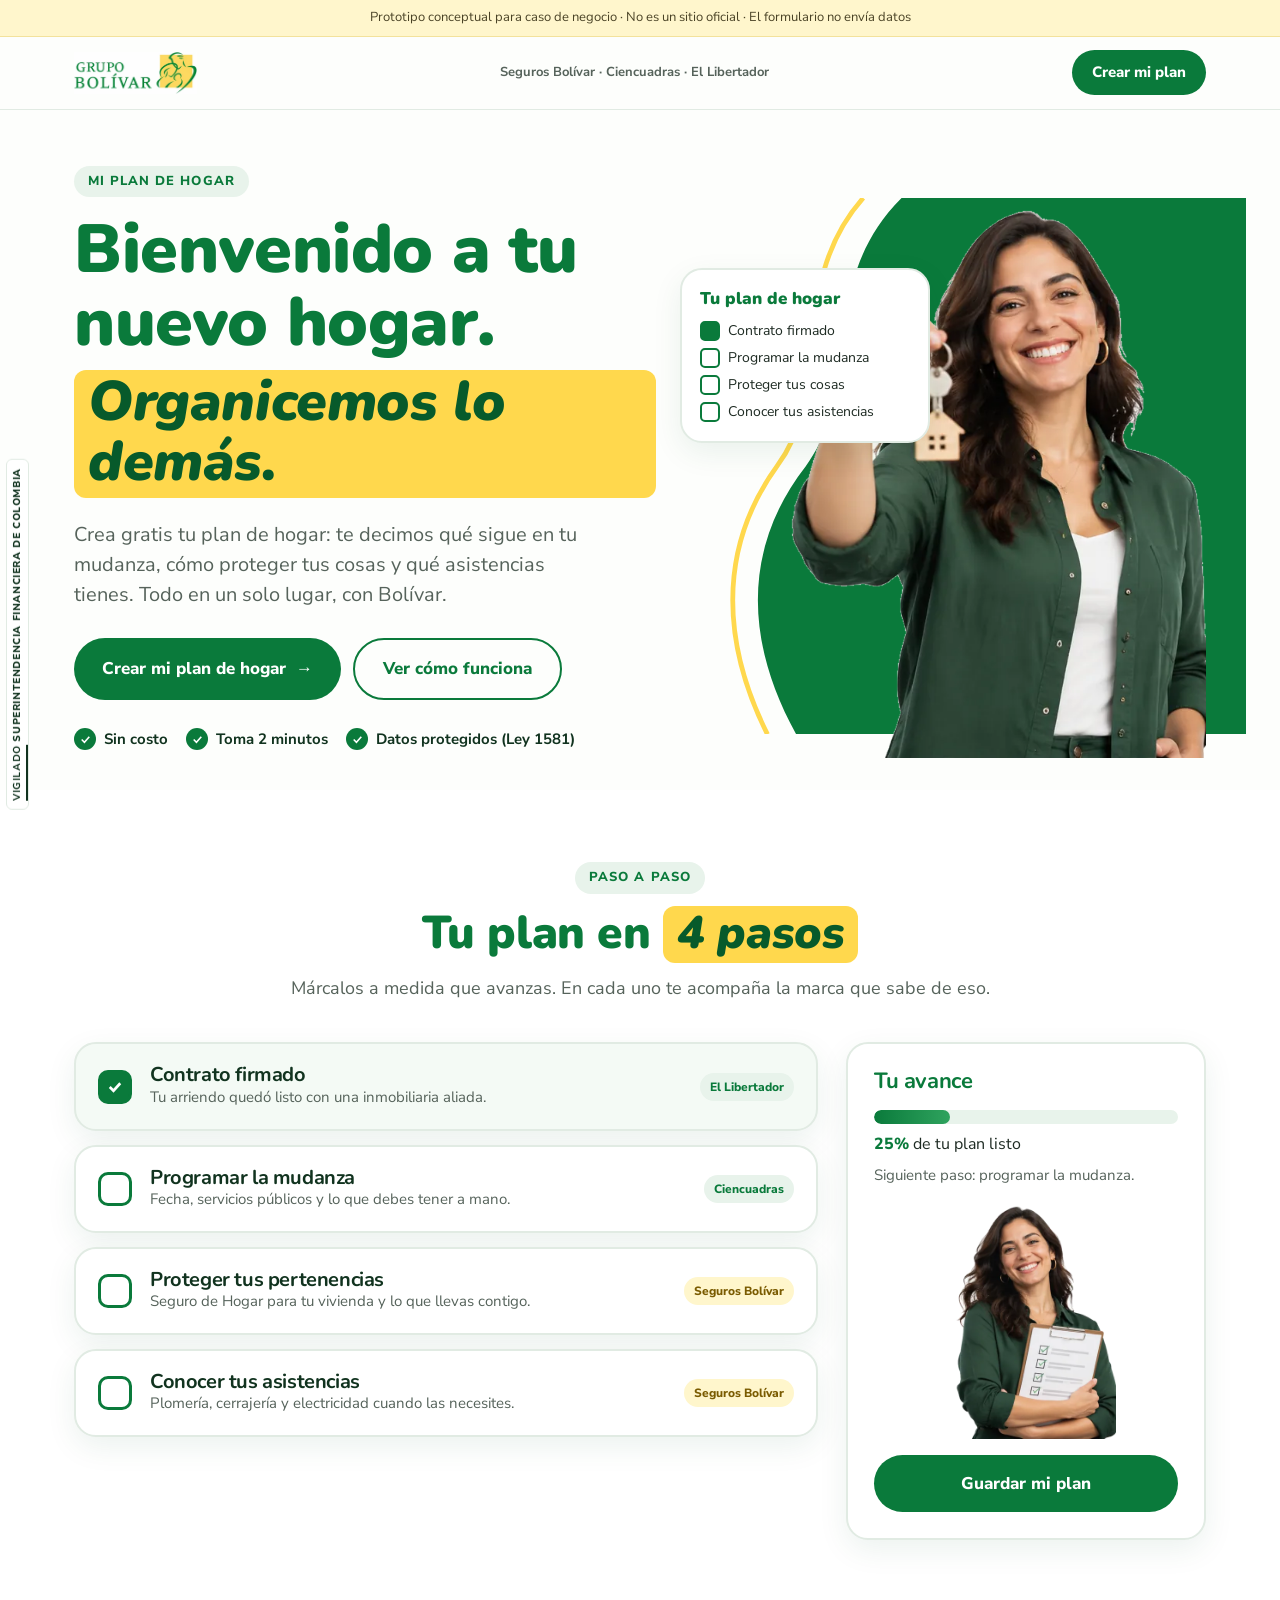
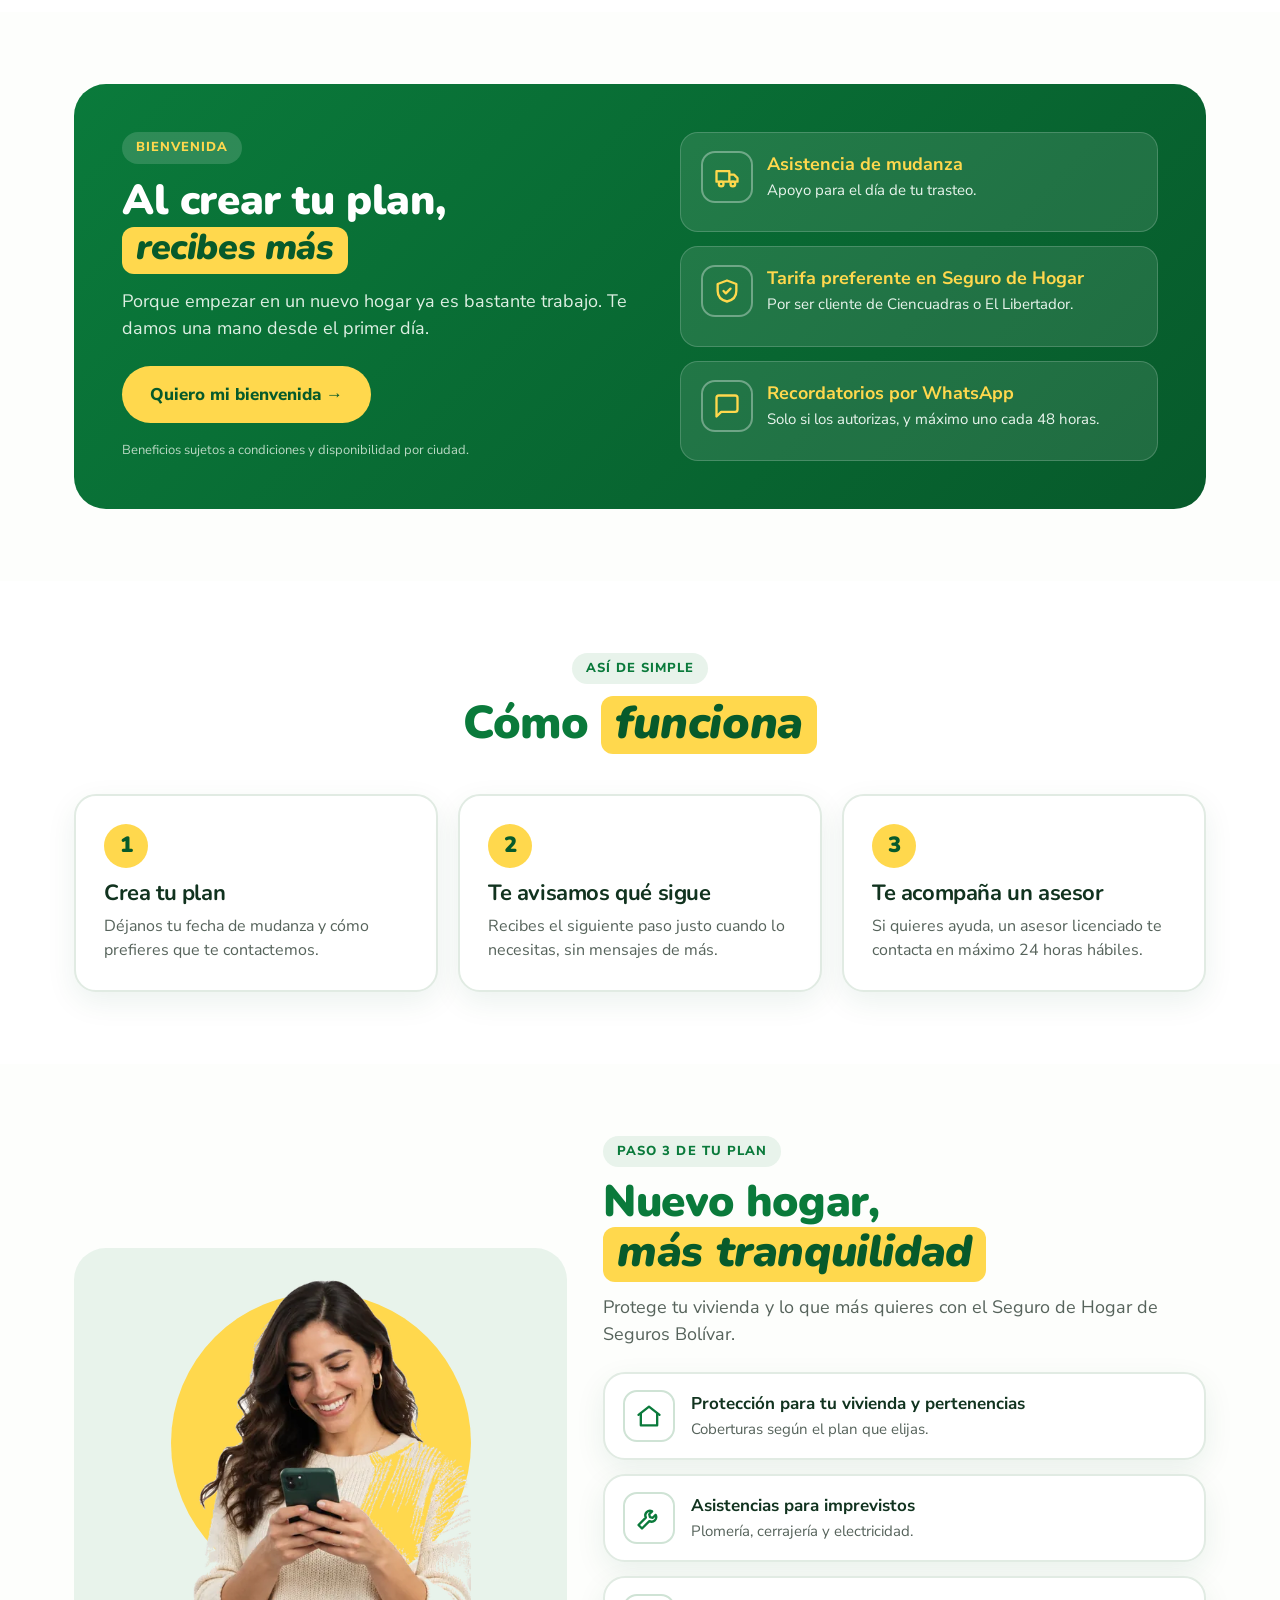
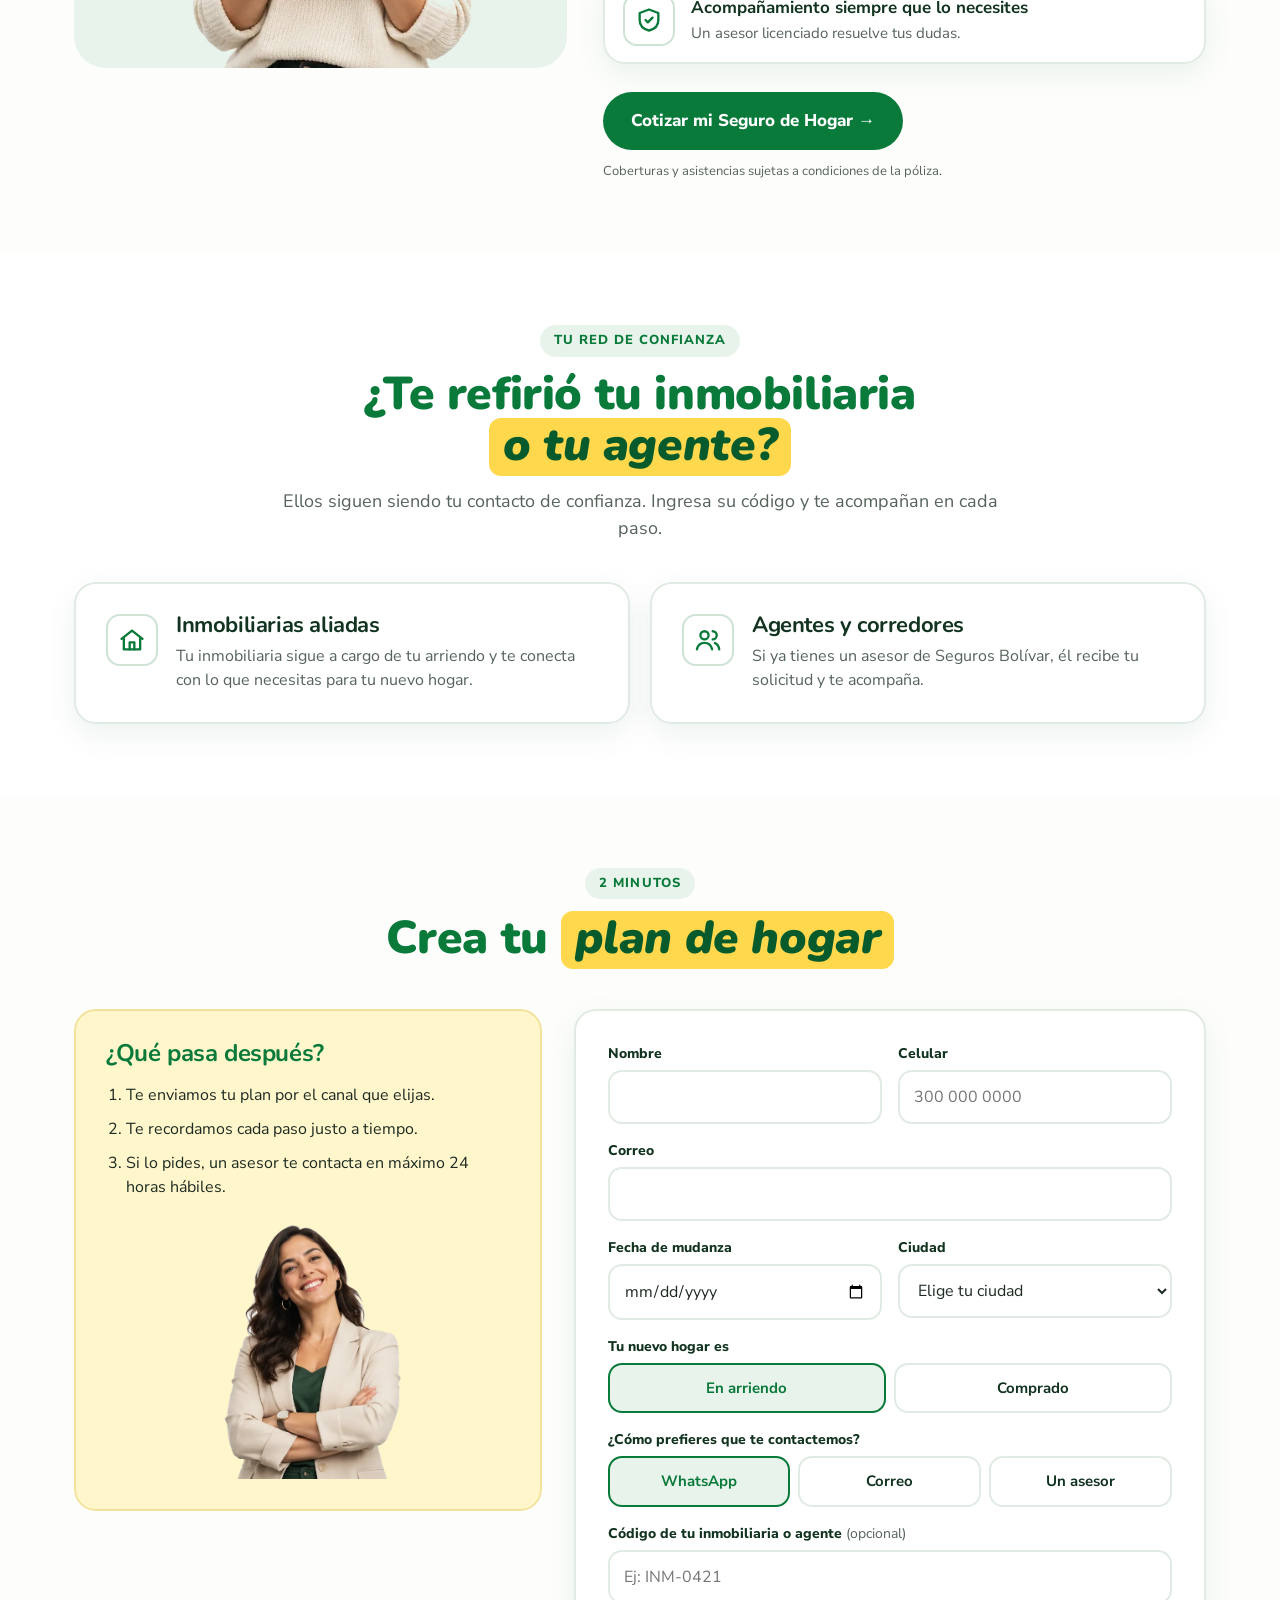
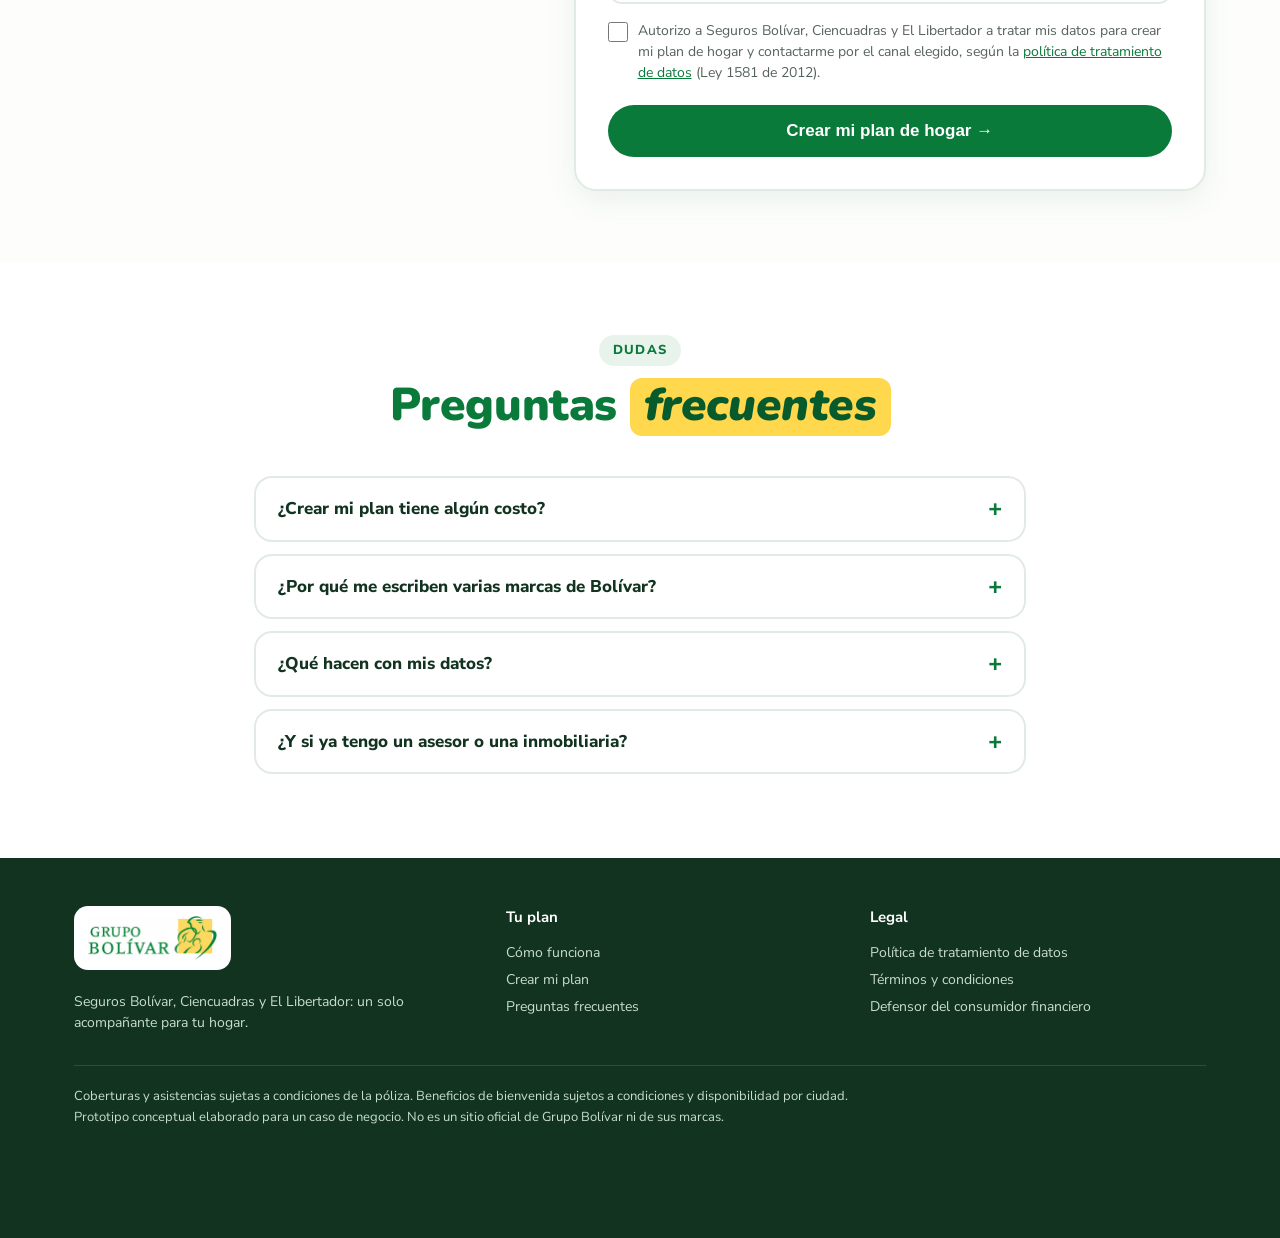
<file: assets/web/bolivar/mi-plan-de-hogar.html>
<!DOCTYPE html>
<html lang="es-CO">
<head>
<meta name="robots" content="noindex, nofollow">
<meta charset="utf-8">
<meta name="viewport" content="width=device-width, initial-scale=1">
<title>Mi Plan de Hogar · Bolívar te acompaña en tu nuevo hogar</title>
<meta name="description" content="Crea gratis tu plan de hogar: organiza tu mudanza, protege tus pertenencias y conoce tus asistencias, con Seguros Bolívar, Ciencuadras y El Libertador.">
<link rel="preconnect" href="https://fonts.googleapis.com">
<link rel="preconnect" href="https://fonts.gstatic.com" crossorigin>
<link href="https://fonts.googleapis.com/css2?family=Nunito:ital,wght@0,700..900;1,800..900&family=Nunito+Sans:wght@400;600;700;800&display=swap" rel="stylesheet">
<style>
:root{--g:#0A7A3B;--gd:#075A2B;--gt:#11331F;--mint:#E8F3EB;--y:#FFD84D;--yl:#FFF6CC;--bg:#FDFEFC;--tx:#1E2B23;--mu:#56635B;--ln:#E1EBE3;--r:22px;--sh:0 10px 30px rgba(10,90,45,.08)}
*{box-sizing:border-box;margin:0;padding:0}
html{scroll-behavior:smooth}
body{font-family:'Nunito Sans',Arial,sans-serif;color:var(--tx);background:var(--bg);line-height:1.5;-webkit-font-smoothing:antialiased}
h1,h2,h3{font-family:'Nunito',Arial,sans-serif;color:var(--g);line-height:1.08;letter-spacing:-.4px}
a{color:inherit}
img{max-width:100%;display:block}
.wrap{max-width:1180px;margin:0 auto;padding:0 24px}
.band{display:inline-block;background:var(--y);color:var(--gd);font-style:italic;font-weight:900;padding:2px 14px 6px;border-radius:12px}
.pill{display:inline-block;background:var(--mint);color:var(--g);font-weight:800;font-size:13px;letter-spacing:.08em;text-transform:uppercase;padding:6px 14px;border-radius:999px}
.btn{display:inline-flex;align-items:center;gap:10px;background:var(--g);color:#fff;font-weight:800;font-size:17px;padding:16px 28px;border-radius:999px;text-decoration:none;border:0;cursor:pointer;transition:transform .15s,background .15s}
.btn:hover{background:var(--gd);transform:translateY(-1px)}
.btn.ghost{background:transparent;color:var(--g);border:2px solid var(--g)}
.btn.ghost:hover{background:var(--mint)}
.btn:focus-visible,input:focus-visible,select:focus-visible,summary:focus-visible,.step:focus-visible{outline:3px solid var(--y);outline-offset:2px}
.card{background:#fff;border:2px solid var(--ln);border-radius:var(--r);box-shadow:var(--sh)}
.ico{width:52px;height:52px;border:2px solid #CFE3D5;border-radius:14px;display:grid;place-items:center;background:#fff;flex:none}
.ico svg{width:28px;height:28px;stroke:var(--g);fill:none;stroke-width:2;stroke-linecap:round;stroke-linejoin:round}

/* Header */
header{position:sticky;top:0;z-index:20;background:rgba(253,254,252,.94);backdrop-filter:blur(8px);border-bottom:1px solid var(--ln)}
.nav{display:flex;align-items:center;justify-content:space-between;height:72px;gap:16px}
.nav img{height:42px;width:auto}
.nav .brands{font-size:13px;color:var(--mu);font-weight:700}
.nav .btn{padding:11px 20px;font-size:15px}
@media(max-width:760px){.nav .brands{display:none}}

/* Hero */
.hero{position:relative;overflow:hidden;padding:56px 0 40px}
.hero .grid{display:grid;grid-template-columns:1.05fr .95fr;gap:24px;align-items:center}
.hero h1{font-size:clamp(40px,6vw,68px);font-weight:900}
.hero h1 .band{font-size:.82em;margin-top:10px}
.hero p.lead{font-size:20px;color:var(--mu);margin:22px 0 28px;max-width:520px}
.hero .ctas{display:flex;gap:12px;flex-wrap:wrap}
.trust{display:flex;gap:18px;flex-wrap:wrap;margin-top:28px}
.trust span{display:flex;align-items:center;gap:8px;font-weight:700;font-size:15px;color:var(--gt)}
.trust i{width:22px;height:22px;border-radius:50%;background:var(--g);display:grid;place-items:center;flex:none}
.trust i svg{width:13px;height:13px;stroke:#fff;stroke-width:3;fill:none}
.hero-art{position:relative;min-height:520px}
.hero-art .blob{position:absolute;inset:0 -40px 0 30px}
.hero-art img{position:absolute;right:0;bottom:-40px;height:560px;width:auto}
.float{position:absolute;left:0;top:70px;width:250px;padding:16px 18px;z-index:2}
.float b{display:block;color:var(--g);font-family:'Nunito';font-weight:900;font-size:17px;margin-bottom:6px}
.float li{list-style:none;font-size:14px;display:flex;gap:8px;align-items:center;padding:3px 0}
.float li::before{content:'';width:16px;height:16px;border:2px solid var(--g);border-radius:5px;flex:none}
.float li.ok::before{background:var(--g)}
@media(max-width:900px){.hero .grid{grid-template-columns:1fr}.hero-art{min-height:420px}.hero-art img{height:440px}.float{top:20px}}

/* Sections */
section{padding:72px 0}
.head{text-align:center;max-width:720px;margin:0 auto 40px}
.head h2{font-size:clamp(32px,4vw,46px);font-weight:900;margin-top:12px}
.head p{color:var(--mu);font-size:18px;margin-top:12px}

/* Plan checklist */
.plan{display:grid;grid-template-columns:1fr 360px;gap:28px;align-items:start}
.steps{display:grid;gap:14px}
.step{display:flex;gap:18px;align-items:center;padding:20px 22px;cursor:pointer;transition:border-color .15s,background .15s}
.step:hover{border-color:#BFD9C7}
.step .chk{width:34px;height:34px;border-radius:10px;border:3px solid var(--g);display:grid;place-items:center;flex:none;transition:background .15s}
.step .chk svg{width:18px;height:18px;stroke:#fff;stroke-width:3.5;fill:none;opacity:0}
.step.done{background:#F4FAF5}
.step.done .chk{background:var(--g)}
.step.done .chk svg{opacity:1}
.step h3{font-size:20px;color:var(--gt)}
.step p{font-size:15px;color:var(--mu)}
.step .who{margin-left:auto;font-size:12px;font-weight:800;padding:5px 10px;border-radius:999px;white-space:nowrap}
.who.s{background:var(--mint);color:var(--g)}
.who.b{background:var(--yl);color:#7A5B00}
.progress{padding:26px;position:sticky;top:96px}
.progress h3{font-size:22px}
.bar{height:14px;background:var(--mint);border-radius:999px;margin:16px 0 8px;overflow:hidden}
.bar span{display:block;height:100%;width:25%;background:linear-gradient(90deg,var(--g),#2FA35E);border-radius:999px;transition:width .4s}
.progress .pct{font-weight:800;color:var(--g)}
.progress img{width:180px;margin:12px auto 0}
@media(max-width:900px){.plan{grid-template-columns:1fr}.progress{position:static}.step .who{display:none}}

/* Offer */
.offer{background:linear-gradient(135deg,var(--g),var(--gd));color:#fff;border-radius:32px;padding:48px;display:grid;grid-template-columns:1.1fr 1fr;gap:32px;position:relative;overflow:hidden}
.offer h2{color:#fff;font-size:clamp(30px,4vw,42px);font-weight:900}
.offer h2 .band{font-size:.85em}
.offer p{color:#DDEFE2;font-size:18px;margin-top:14px}
.offer ul{list-style:none;display:grid;gap:14px}
.offer li{background:rgba(255,255,255,.1);border:1px solid rgba(255,255,255,.18);border-radius:18px;padding:18px 20px;display:flex;gap:14px;align-items:flex-start}
.offer li b{display:block;color:var(--y);font-size:18px}
.offer li span{color:#E8F4EC;font-size:15px}
.offer small{display:block;color:#B9D8C3;font-size:13px;margin-top:18px}
@media(max-width:900px){.offer{grid-template-columns:1fr;padding:32px 24px}}

/* How */
.how{display:grid;grid-template-columns:repeat(3,1fr);gap:20px}
.how .card{padding:28px}
.how .n{width:44px;height:44px;border-radius:50%;background:var(--y);color:var(--gd);font-family:'Nunito';font-weight:900;font-size:22px;display:grid;place-items:center;margin-bottom:14px}
.how h3{font-size:22px;color:var(--gt)}
.how p{color:var(--mu);margin-top:8px}
@media(max-width:900px){.how{grid-template-columns:1fr}}

/* Protect */
.protect{display:grid;grid-template-columns:.9fr 1.1fr;gap:36px;align-items:center}
.protect .art{position:relative;background:var(--mint);border-radius:32px;min-height:420px;overflow:hidden}
.protect .art::before{content:'';position:absolute;width:300px;height:300px;border-radius:50%;background:var(--y);left:50%;top:50%;transform:translate(-50%,-55%)}
.protect .art img{position:absolute;bottom:0;left:50%;transform:translateX(-50%);height:400px;width:auto}
.feats{display:grid;gap:14px;margin:24px 0 28px}
.feat{display:flex;gap:16px;align-items:center;padding:16px 18px}
.feat b{display:block;color:var(--gt);font-size:17px}
.feat span{color:var(--mu);font-size:15px}
@media(max-width:900px){.protect{grid-template-columns:1fr}}

/* Advisor */
.advisor{display:grid;grid-template-columns:1fr 1fr;gap:20px}
.advisor .card{padding:30px;display:flex;gap:18px}
.advisor h3{font-size:22px;color:var(--gt)}
.advisor p{color:var(--mu);margin-top:6px}
@media(max-width:900px){.advisor{grid-template-columns:1fr}}

/* Form */
.formwrap{display:grid;grid-template-columns:.85fr 1.15fr;gap:32px;align-items:start}
.formwrap aside{padding:30px;background:var(--yl);border:2px solid #F3E29C;border-radius:var(--r)}
.formwrap aside h3{font-size:24px}
.formwrap aside ol{margin:16px 0 0 20px;color:var(--tx);display:grid;gap:10px}
form{padding:32px}
.fgrid{display:grid;grid-template-columns:1fr 1fr;gap:16px}
.full{grid-column:1/-1}
label{display:block;font-weight:800;font-size:14px;color:var(--gt);margin-bottom:6px}
input,select{width:100%;font:inherit;font-size:16px;padding:13px 14px;border:2px solid var(--ln);border-radius:14px;background:#fff;color:var(--tx)}
input:focus,select:focus{border-color:var(--g);outline:none}
.seg{display:flex;gap:8px}
.seg label{flex:1;margin:0;font-weight:700;border:2px solid var(--ln);border-radius:14px;padding:12px;text-align:center;cursor:pointer;font-size:15px}
.seg input{display:none}
.seg input:checked+span{color:var(--g)}
.seg label:has(input:checked){border-color:var(--g);background:var(--mint)}
.consent{display:flex;gap:10px;align-items:flex-start;font-weight:400;font-size:14px;color:var(--mu)}
.consent input{width:20px;height:20px;margin-top:2px;flex:none;accent-color:var(--g)}
.err{color:#B42318;font-size:13px;margin-top:4px;display:none}
.invalid .err{display:block}
.invalid input{border-color:#B42318}
.ok-msg{display:none;text-align:center;padding:40px 24px}
.ok-msg h3{font-size:30px}
.ok-msg p{color:var(--mu);margin:12px auto 0;max-width:460px}
@media(max-width:900px){.formwrap{grid-template-columns:1fr}.fgrid{grid-template-columns:1fr}}

/* FAQ */
details{background:#fff;border:2px solid var(--ln);border-radius:18px;padding:18px 22px;margin-bottom:12px}
summary{font-weight:800;color:var(--gt);cursor:pointer;list-style:none;display:flex;justify-content:space-between;gap:12px;font-size:17px}
summary::after{content:'+';color:var(--g);font-size:24px;line-height:1}
details[open] summary::after{content:'–'}
details p{color:var(--mu);margin-top:10px}

/* Footer */
footer{background:var(--gt);color:#C9DCCF;padding:48px 0 110px;position:relative}
.fgrid2{display:grid;grid-template-columns:1.2fr 1fr 1fr;gap:28px}
footer .logo{background:#fff;border-radius:14px;padding:10px 14px;display:inline-block}
footer .logo img{height:44px;width:auto}
footer h4{color:#fff;font-size:15px;margin-bottom:10px}
footer a{display:block;color:#C9DCCF;text-decoration:none;font-size:14px;padding:3px 0}
footer a:hover{color:var(--y)}
.legal{border-top:1px solid rgba(255,255,255,.12);margin-top:32px;padding-top:20px;font-size:13px;line-height:1.6}
.vigilado{position:fixed;left:6px;bottom:90px;writing-mode:vertical-rl;transform:rotate(180deg);font-size:10px;font-weight:800;letter-spacing:.06em;color:var(--gt);background:rgba(255,255,255,.85);padding:8px 3px;border-radius:6px;z-index:30;border:1px solid var(--ln)}
.vigilado b{border-left:2px solid var(--gt);padding-left:2px}
@media(max-width:900px){.fgrid2{grid-template-columns:1fr}}

/* Sticky mobile CTA */
.sticky{position:fixed;left:0;right:0;bottom:0;background:#fff;border-top:1px solid var(--ln);padding:12px 16px;display:none;z-index:25;box-shadow:0 -6px 20px rgba(0,0,0,.06)}
.sticky .btn{width:100%;justify-content:center}
@media(max-width:760px){.sticky{display:block}}
.proto{background:var(--yl);color:#4A4326;text-align:center;font-size:13px;padding:8px 16px;border-bottom:1px solid #F3E29C}
@media (prefers-reduced-motion:reduce){*{transition:none!important;scroll-behavior:auto!important}}
</style>
</head>
<body>

<div class="proto">Prototipo conceptual para caso de negocio · No es un sitio oficial · El formulario no envía datos</div>

<header>
  <div class="wrap nav">
    <a href="#inicio" aria-label="Inicio"><img src="[data-uri]" alt="Grupo Bolívar"></a>
    <span class="brands">Seguros Bolívar · Ciencuadras · El Libertador</span>
    <a class="btn" href="#crear" data-evt="cta_header">Crear mi plan</a>
  </div>
</header>

<main id="inicio">

<!-- HERO -->
<section class="hero" aria-labelledby="h1">
  <div class="wrap grid">
    <div>
      <span class="pill" id="origen">Mi Plan de Hogar</span>
      <h1 id="h1" style="margin-top:16px"><span id="saludo">Bienvenido a tu nuevo hogar.</span><br><span class="band">Organicemos lo demás.</span></h1>
      <p class="lead">Crea gratis tu plan de hogar: te decimos qué sigue en tu mudanza, cómo proteger tus cosas y qué asistencias tienes. Todo en un solo lugar, con Bolívar.</p>
      <div class="ctas">
        <a class="btn" href="#crear" data-evt="cta_hero">Crear mi plan de hogar <span aria-hidden="true">→</span></a>
        <a class="btn ghost" href="#plan" data-evt="cta_ver_plan">Ver cómo funciona</a>
      </div>
      <div class="trust">
        <span><i><svg viewBox="0 0 24 24"><path d="M5 12l5 5L19 7"/></svg></i>Sin costo</span>
        <span><i><svg viewBox="0 0 24 24"><path d="M5 12l5 5L19 7"/></svg></i>Toma 2 minutos</span>
        <span><i><svg viewBox="0 0 24 24"><path d="M5 12l5 5L19 7"/></svg></i>Datos protegidos (Ley 1581)</span>
      </div>
    </div>
    <div class="hero-art" aria-hidden="true">
      <svg class="blob" viewBox="0 0 560 560" preserveAspectRatio="none"><path d="M200 0 L560 0 L560 560 L90 560 C40 470 30 370 100 280 C160 200 110 90 200 0Z" fill="#0A7A3B"/><path d="M160 0 C80 90 130 200 70 280 C5 370 15 470 60 560" fill="none" stroke="#FFD84D" stroke-width="5"/></svg>
      <img src="[data-uri]" alt="">
      <div class="card float">
        <b>Tu plan de hogar</b>
        <ul><li class="ok">Contrato firmado</li><li>Programar la mudanza</li><li>Proteger tus cosas</li><li>Conocer tus asistencias</li></ul>
      </div>
    </div>
  </div>
</section>

<!-- PLAN INTERACTIVO -->
<section id="plan" aria-labelledby="h-plan" style="background:#fff">
  <div class="wrap">
    <div class="head">
      <span class="pill">Paso a paso</span>
      <h2 id="h-plan">Tu plan en <span class="band">4 pasos</span></h2>
      <p>Márcalos a medida que avanzas. En cada uno te acompaña la marca que sabe de eso.</p>
    </div>
    <div class="plan">
      <div class="steps" role="list">
        <div class="card step done" role="listitem" tabindex="0" aria-pressed="true" data-step="1">
          <div class="chk"><svg viewBox="0 0 24 24"><path d="M5 12l5 5L19 7"/></svg></div>
          <div><h3>Contrato firmado</h3><p>Tu arriendo quedó listo con una inmobiliaria aliada.</p></div>
          <span class="who s">El Libertador</span>
        </div>
        <div class="card step" role="listitem" tabindex="0" aria-pressed="false" data-step="2">
          <div class="chk"><svg viewBox="0 0 24 24"><path d="M5 12l5 5L19 7"/></svg></div>
          <div><h3>Programar la mudanza</h3><p>Fecha, servicios públicos y lo que debes tener a mano.</p></div>
          <span class="who s">Ciencuadras</span>
        </div>
        <div class="card step" role="listitem" tabindex="0" aria-pressed="false" data-step="3">
          <div class="chk"><svg viewBox="0 0 24 24"><path d="M5 12l5 5L19 7"/></svg></div>
          <div><h3>Proteger tus pertenencias</h3><p>Seguro de Hogar para tu vivienda y lo que llevas contigo.</p></div>
          <span class="who b">Seguros Bolívar</span>
        </div>
        <div class="card step" role="listitem" tabindex="0" aria-pressed="false" data-step="4">
          <div class="chk"><svg viewBox="0 0 24 24"><path d="M5 12l5 5L19 7"/></svg></div>
          <div><h3>Conocer tus asistencias</h3><p>Plomería, cerrajería y electricidad cuando las necesites.</p></div>
          <span class="who b">Seguros Bolívar</span>
        </div>
      </div>
      <div class="card progress" aria-live="polite">
        <h3>Tu avance</h3>
        <div class="bar"><span id="barfill"></span></div>
        <p><span class="pct" id="pct">25%</span> de tu plan listo</p>
        <p style="color:var(--mu);font-size:15px;margin-top:8px" id="next">Siguiente paso: programar la mudanza.</p>
        <img src="[data-uri]" alt="Mujer revisando su checklist de mudanza">
        <a class="btn" href="#crear" style="width:100%;justify-content:center;margin-top:16px" data-evt="cta_progreso">Guardar mi plan</a>
      </div>
    </div>
  </div>
</section>

<!-- OFERTA -->
<section aria-labelledby="h-oferta">
  <div class="wrap">
    <div class="offer">
      <div>
        <span class="pill" style="background:rgba(255,255,255,.15);color:var(--y)">Bienvenida</span>
        <h2 id="h-oferta" style="margin-top:14px">Al crear tu plan, <span class="band">recibes más</span></h2>
        <p>Porque empezar en un nuevo hogar ya es bastante trabajo. Te damos una mano desde el primer día.</p>
        <a class="btn" href="#crear" style="background:var(--y);color:var(--gd);margin-top:24px" data-evt="cta_oferta">Quiero mi bienvenida →</a>
        <small>Beneficios sujetos a condiciones y disponibilidad por ciudad.</small>
      </div>
      <ul>
        <li><div class="ico" style="background:transparent;border-color:rgba(255,255,255,.35)"><svg viewBox="0 0 24 24" style="stroke:#FFD84D"><path d="M3 7h11v9H3zM14 10h4l3 3v3h-7"/><circle cx="7" cy="18" r="2"/><circle cx="17" cy="18" r="2"/></svg></div><div><b>Asistencia de mudanza</b><span>Apoyo para el día de tu trasteo.</span></div></li>
        <li><div class="ico" style="background:transparent;border-color:rgba(255,255,255,.35)"><svg viewBox="0 0 24 24" style="stroke:#FFD84D"><path d="M12 3l8 3v6c0 5-3.5 8-8 9-4.5-1-8-4-8-9V6z"/><path d="M9 12l2 2 4-4"/></svg></div><div><b>Tarifa preferente en Seguro de Hogar</b><span>Por ser cliente de Ciencuadras o El Libertador.</span></div></li>
        <li><div class="ico" style="background:transparent;border-color:rgba(255,255,255,.35)"><svg viewBox="0 0 24 24" style="stroke:#FFD84D"><path d="M21 15a2 2 0 0 1-2 2H7l-4 4V5a2 2 0 0 1 2-2h14a2 2 0 0 1 2 2z"/></svg></div><div><b>Recordatorios por WhatsApp</b><span>Solo si los autorizas, y máximo uno cada 48 horas.</span></div></li>
      </ul>
    </div>
  </div>
</section>

<!-- CÓMO FUNCIONA -->
<section aria-labelledby="h-como" style="background:#fff">
  <div class="wrap">
    <div class="head"><span class="pill">Así de simple</span><h2 id="h-como">Cómo <span class="band">funciona</span></h2></div>
    <div class="how">
      <div class="card"><div class="n">1</div><h3>Crea tu plan</h3><p>Déjanos tu fecha de mudanza y cómo prefieres que te contactemos.</p></div>
      <div class="card"><div class="n">2</div><h3>Te avisamos qué sigue</h3><p>Recibes el siguiente paso justo cuando lo necesitas, sin mensajes de más.</p></div>
      <div class="card"><div class="n">3</div><h3>Te acompaña un asesor</h3><p>Si quieres ayuda, un asesor licenciado te contacta en máximo 24 horas hábiles.</p></div>
    </div>
  </div>
</section>

<!-- PROTEGER -->
<section aria-labelledby="h-proteger">
  <div class="wrap protect">
    <div class="art" aria-hidden="true"><img src="[data-uri]" alt=""></div>
    <div>
      <span class="pill">Paso 3 de tu plan</span>
      <h2 id="h-proteger" style="font-size:clamp(32px,4vw,44px);font-weight:900;margin-top:12px">Nuevo hogar, <span class="band">más tranquilidad</span></h2>
      <p style="color:var(--mu);font-size:18px;margin-top:12px">Protege tu vivienda y lo que más quieres con el Seguro de Hogar de Seguros Bolívar.</p>
      <div class="feats">
        <div class="card feat"><div class="ico"><svg viewBox="0 0 24 24"><path d="M3 11l9-7 9 7"/><path d="M5 10v10h14V10"/></svg></div><div><b>Protección para tu vivienda y pertenencias</b><span>Coberturas según el plan que elijas.</span></div></div>
        <div class="card feat"><div class="ico"><svg viewBox="0 0 24 24"><path d="M14.7 6.3a4 4 0 0 0-5.4 5.4L3 18l3 3 6.3-6.3a4 4 0 0 0 5.4-5.4l-2.5 2.5-2.4-.6-.6-2.4z"/></svg></div><div><b>Asistencias para imprevistos</b><span>Plomería, cerrajería y electricidad.</span></div></div>
        <div class="card feat"><div class="ico"><svg viewBox="0 0 24 24"><path d="M12 3l8 3v6c0 5-3.5 8-8 9-4.5-1-8-4-8-9V6z"/><path d="M9 12l2 2 4-4"/></svg></div><div><b>Acompañamiento siempre que lo necesites</b><span>Un asesor licenciado resuelve tus dudas.</span></div></div>
      </div>
      <a class="btn" href="#crear" data-evt="cta_seguro">Cotizar mi Seguro de Hogar →</a>
      <p style="font-size:13px;color:var(--mu);margin-top:12px">Coberturas y asistencias sujetas a condiciones de la póliza.</p>
    </div>
  </div>
</section>

<!-- ASESOR / ALIADO -->
<section aria-labelledby="h-aliado" style="background:#fff">
  <div class="wrap">
    <div class="head"><span class="pill">Tu red de confianza</span><h2 id="h-aliado">¿Te refirió tu inmobiliaria <span class="band">o tu agente?</span></h2><p>Ellos siguen siendo tu contacto de confianza. Ingresa su código y te acompañan en cada paso.</p></div>
    <div class="advisor">
      <div class="card"><div class="ico"><svg viewBox="0 0 24 24"><path d="M3 11l9-7 9 7"/><path d="M5 10v10h14V10"/><path d="M10 20v-6h4v6"/></svg></div><div><h3>Inmobiliarias aliadas</h3><p>Tu inmobiliaria sigue a cargo de tu arriendo y te conecta con lo que necesitas para tu nuevo hogar.</p></div></div>
      <div class="card"><div class="ico"><svg viewBox="0 0 24 24"><circle cx="9" cy="8" r="3.5"/><path d="M2.5 20c.8-3.5 3.4-5.5 6.5-5.5s5.7 2 6.5 5.5"/><path d="M16 4.5a3.5 3.5 0 0 1 0 7M18 14.6c2 .7 3.2 2.6 3.6 5.4"/></svg></div><div><h3>Agentes y corredores</h3><p>Si ya tienes un asesor de Seguros Bolívar, él recibe tu solicitud y te acompaña.</p></div></div>
    </div>
  </div>
</section>

<!-- FORMULARIO -->
<section id="crear" aria-labelledby="h-form">
  <div class="wrap">
    <div class="head"><span class="pill">2 minutos</span><h2 id="h-form">Crea tu <span class="band">plan de hogar</span></h2></div>
    <div class="formwrap">
      <aside>
        <h3>¿Qué pasa después?</h3>
        <ol>
          <li>Te enviamos tu plan por el canal que elijas.</li>
          <li>Te recordamos cada paso justo a tiempo.</li>
          <li>Si lo pides, un asesor te contacta en máximo 24 horas hábiles.</li>
        </ol>
        <img src="[data-uri]" alt="Asesora de Bolívar" style="height:260px;width:auto;margin:20px auto 0">
      </aside>
      <div class="card">
        <form id="f" novalidate>
          <div class="fgrid">
            <div><label for="nombre">Nombre</label><input id="nombre" name="nombre" autocomplete="given-name" required><p class="err">Escribe tu nombre.</p></div>
            <div><label for="cel">Celular</label><input id="cel" name="cel" type="tel" inputmode="numeric" autocomplete="tel" placeholder="300 000 0000" required pattern="3[0-9]{9}"><p class="err">Escribe un celular de 10 dígitos que empiece por 3.</p></div>
            <div class="full"><label for="mail">Correo</label><input id="mail" name="mail" type="email" autocomplete="email" required><p class="err">Escribe un correo válido.</p></div>
            <div><label for="fecha">Fecha de mudanza</label><input id="fecha" name="fecha" type="date" required><p class="err">Elige tu fecha de mudanza.</p></div>
            <div><label for="ciudad">Ciudad</label><select id="ciudad" name="ciudad" required><option value="">Elige tu ciudad</option><option>Bogotá</option><option>Medellín</option><option>Cali</option><option>Barranquilla</option><option>Otra</option></select><p class="err">Elige tu ciudad.</p></div>
            <div class="full"><label>Tu nuevo hogar es</label><div class="seg"><label><input type="radio" name="tipo" value="arriendo" checked><span>En arriendo</span></label><label><input type="radio" name="tipo" value="compra"><span>Comprado</span></label></div></div>
            <div class="full"><label>¿Cómo prefieres que te contactemos?</label><div class="seg"><label><input type="radio" name="canal" value="whatsapp" checked><span>WhatsApp</span></label><label><input type="radio" name="canal" value="email"><span>Correo</span></label><label><input type="radio" name="canal" value="asesor"><span>Un asesor</span></label></div></div>
            <div class="full"><label for="codigo">Código de tu inmobiliaria o agente <span style="font-weight:400;color:var(--mu)">(opcional)</span></label><input id="codigo" name="codigo" placeholder="Ej: INM-0421"></div>
            <div class="full" id="cwrap"><label class="consent"><input type="checkbox" id="consent" required><span>Autorizo a Seguros Bolívar, Ciencuadras y El Libertador a tratar mis datos para crear mi plan de hogar y contactarme por el canal elegido, según la <a href="#" style="color:var(--g)">política de tratamiento de datos</a> (Ley 1581 de 2012).</span></label><p class="err">Necesitamos tu autorización para crear tu plan.</p></div>
            <input type="hidden" name="utm_source" id="utm_source"><input type="hidden" name="utm_campaign" id="utm_campaign"><input type="hidden" name="lead_id" id="lead_id">
            <div class="full"><button class="btn" type="submit" style="width:100%;justify-content:center" data-evt="form_submit">Crear mi plan de hogar →</button></div>
          </div>
        </form>
        <div class="ok-msg" id="ok" role="status">
          <div class="ico" style="margin:0 auto 16px;width:64px;height:64px"><svg viewBox="0 0 24 24"><path d="M5 12l5 5L19 7"/></svg></div>
          <h3>¡Listo, <span id="okname"></span>! Tu plan está creado</h3>
          <p id="okmsg">Te enviaremos tu plan por WhatsApp. El primer paso: programar tu mudanza.</p>
          <p style="font-size:13px;margin-top:16px">Código de seguimiento: <b id="okid"></b></p>
        </div>
      </div>
    </div>
  </div>
</section>

<!-- FAQ -->
<section aria-labelledby="h-faq" style="background:#fff">
  <div class="wrap" style="max-width:820px">
    <div class="head"><span class="pill">Dudas</span><h2 id="h-faq">Preguntas <span class="band">frecuentes</span></h2></div>
    <details><summary>¿Crear mi plan tiene algún costo?</summary><p>No. El plan es gratis. Solo pagas si decides tomar un producto, como el Seguro de Hogar.</p></details>
    <details><summary>¿Por qué me escriben varias marcas de Bolívar?</summary><p>No te van a escribir varias: tienes un solo plan y un solo canal. En cada paso te acompaña la marca que sabe de eso.</p></details>
    <details><summary>¿Qué hacen con mis datos?</summary><p>Solo los usamos para tu plan y por el canal que autorices. Puedes consultar, actualizar o revocar tu autorización cuando quieras.</p></details>
    <details><summary>¿Y si ya tengo un asesor o una inmobiliaria?</summary><p>Ingresa su código. Ellos siguen siendo tu contacto y reciben tu solicitud.</p></details>
  </div>
</section>

</main>

<footer>
  <div class="wrap">
    <div class="fgrid2">
      <div><span class="logo"><img src="[data-uri]" alt="Grupo Bolívar"></span><p style="margin-top:14px;font-size:14px">Seguros Bolívar, Ciencuadras y El Libertador: un solo acompañante para tu hogar.</p></div>
      <div><h4>Tu plan</h4><a href="#plan">Cómo funciona</a><a href="#crear">Crear mi plan</a><a href="#h-faq">Preguntas frecuentes</a></div>
      <div><h4>Legal</h4><a href="#">Política de tratamiento de datos</a><a href="#">Términos y condiciones</a><a href="#">Defensor del consumidor financiero</a></div>
    </div>
    <div class="legal">Coberturas y asistencias sujetas a condiciones de la póliza. Beneficios de bienvenida sujetos a condiciones y disponibilidad por ciudad.<br>Prototipo conceptual elaborado para un caso de negocio. No es un sitio oficial de Grupo Bolívar ni de sus marcas.</div>
  </div>
</footer>

<p class="vigilado" aria-label="Vigilado Superintendencia Financiera de Colombia"><b>VIGILADO</b> SUPERINTENDENCIA FINANCIERA DE COLOMBIA</p>

<div class="sticky"><a class="btn" href="#crear" data-evt="cta_sticky">Crear mi plan de hogar →</a></div>

<script>
(function(){
  // 1. Personalización por UTM: el email/WhatsApp lleva ?utm_source=email&nombre=Laura
  var q=new URLSearchParams(location.search);
  var src=q.get('utm_source')||'directo', camp=q.get('utm_campaign')||'mi_plan_hogar', nombre=q.get('nombre');
  document.getElementById('utm_source').value=src;
  document.getElementById('utm_campaign').value=camp;
  if(nombre){document.getElementById('saludo').textContent='Bienvenida a tu nuevo hogar, '+nombre+'.';document.getElementById('nombre').value=nombre;}
  var origen={email:'Llegaste desde tu correo',whatsapp:'Llegaste desde WhatsApp',aliado:'Te refirió tu aliado',banner:'Mi Plan de Hogar'};
  if(origen[src])document.getElementById('origen').textContent=origen[src];
  if(q.get('codigo'))document.getElementById('codigo').value=q.get('codigo');

  // 2. Medición: cada CTA deja un evento (aquí se conectaría la herramienta de analítica)
  function track(e,d){(window.dataLayer=window.dataLayer||[]).push(Object.assign({event:e,utm_source:src},d||{}));}
  document.querySelectorAll('[data-evt]').forEach(function(el){el.addEventListener('click',function(){track(el.dataset.evt);});});
  track('landing_view');

  // 3. Checklist interactivo
  var steps=[].slice.call(document.querySelectorAll('.step')),
      labels=['','contrato firmado','programar la mudanza','proteger tus pertenencias','conocer tus asistencias'];
  function upd(){
    var done=steps.filter(function(s){return s.classList.contains('done');}).length, p=Math.round(done/steps.length*100);
    document.getElementById('barfill').style.width=p+'%';document.getElementById('pct').textContent=p+'%';
    var nx=steps.find(function(s){return !s.classList.contains('done');});
    document.getElementById('next').textContent=nx?'Siguiente paso: '+labels[nx.dataset.step]+'.':'¡Tu plan está completo!';
  }
  steps.forEach(function(s){
    function t(){s.classList.toggle('done');s.setAttribute('aria-pressed',s.classList.contains('done'));track('plan_step',{step:s.dataset.step});upd();}
    s.addEventListener('click',t);s.addEventListener('keydown',function(e){if(e.key==='Enter'||e.key===' '){e.preventDefault();t();}});
  });
  upd();

  // 4. Formulario: valida, crea un Lead ID y NO envía datos (prototipo)
  var f=document.getElementById('f');
  f.addEventListener('submit',function(e){
    e.preventDefault();var ok=true;
    ['nombre','cel','mail','fecha','ciudad'].forEach(function(id){var el=document.getElementById(id),w=el.parentElement;var v=el.checkValidity()&&el.value.trim()!=='';w.classList.toggle('invalid',!v);if(!v)ok=false;});
    var c=document.getElementById('consent');document.getElementById('cwrap').classList.toggle('invalid',!c.checked);if(!c.checked)ok=false;
    if(!ok){var first=f.querySelector('.invalid input,.invalid select');if(first)first.focus();return;}
    var id='MPH-'+Date.now().toString(36).toUpperCase().slice(-6);document.getElementById('lead_id').value=id;
    var canal=f.querySelector('input[name=canal]:checked').value;
    var msgs={whatsapp:'Te enviaremos tu plan por WhatsApp. El primer paso: programar tu mudanza.',email:'Te enviaremos tu plan a tu correo. El primer paso: programar tu mudanza.',asesor:'Un asesor te contactará en máximo 24 horas hábiles para acompañarte.'};
    document.getElementById('okname').textContent=document.getElementById('nombre').value.split(' ')[0];
    document.getElementById('okmsg').textContent=msgs[canal]+(document.getElementById('codigo').value?' Tu aliado ya quedó asociado a tu plan.':'');
    document.getElementById('okid').textContent=id;
    track('lead_created',{lead_id:id,canal:canal,aliado:!!document.getElementById('codigo').value});
    f.style.display='none';document.getElementById('ok').style.display='block';
  });
})();
</script>
</body>
</html>
</file>
